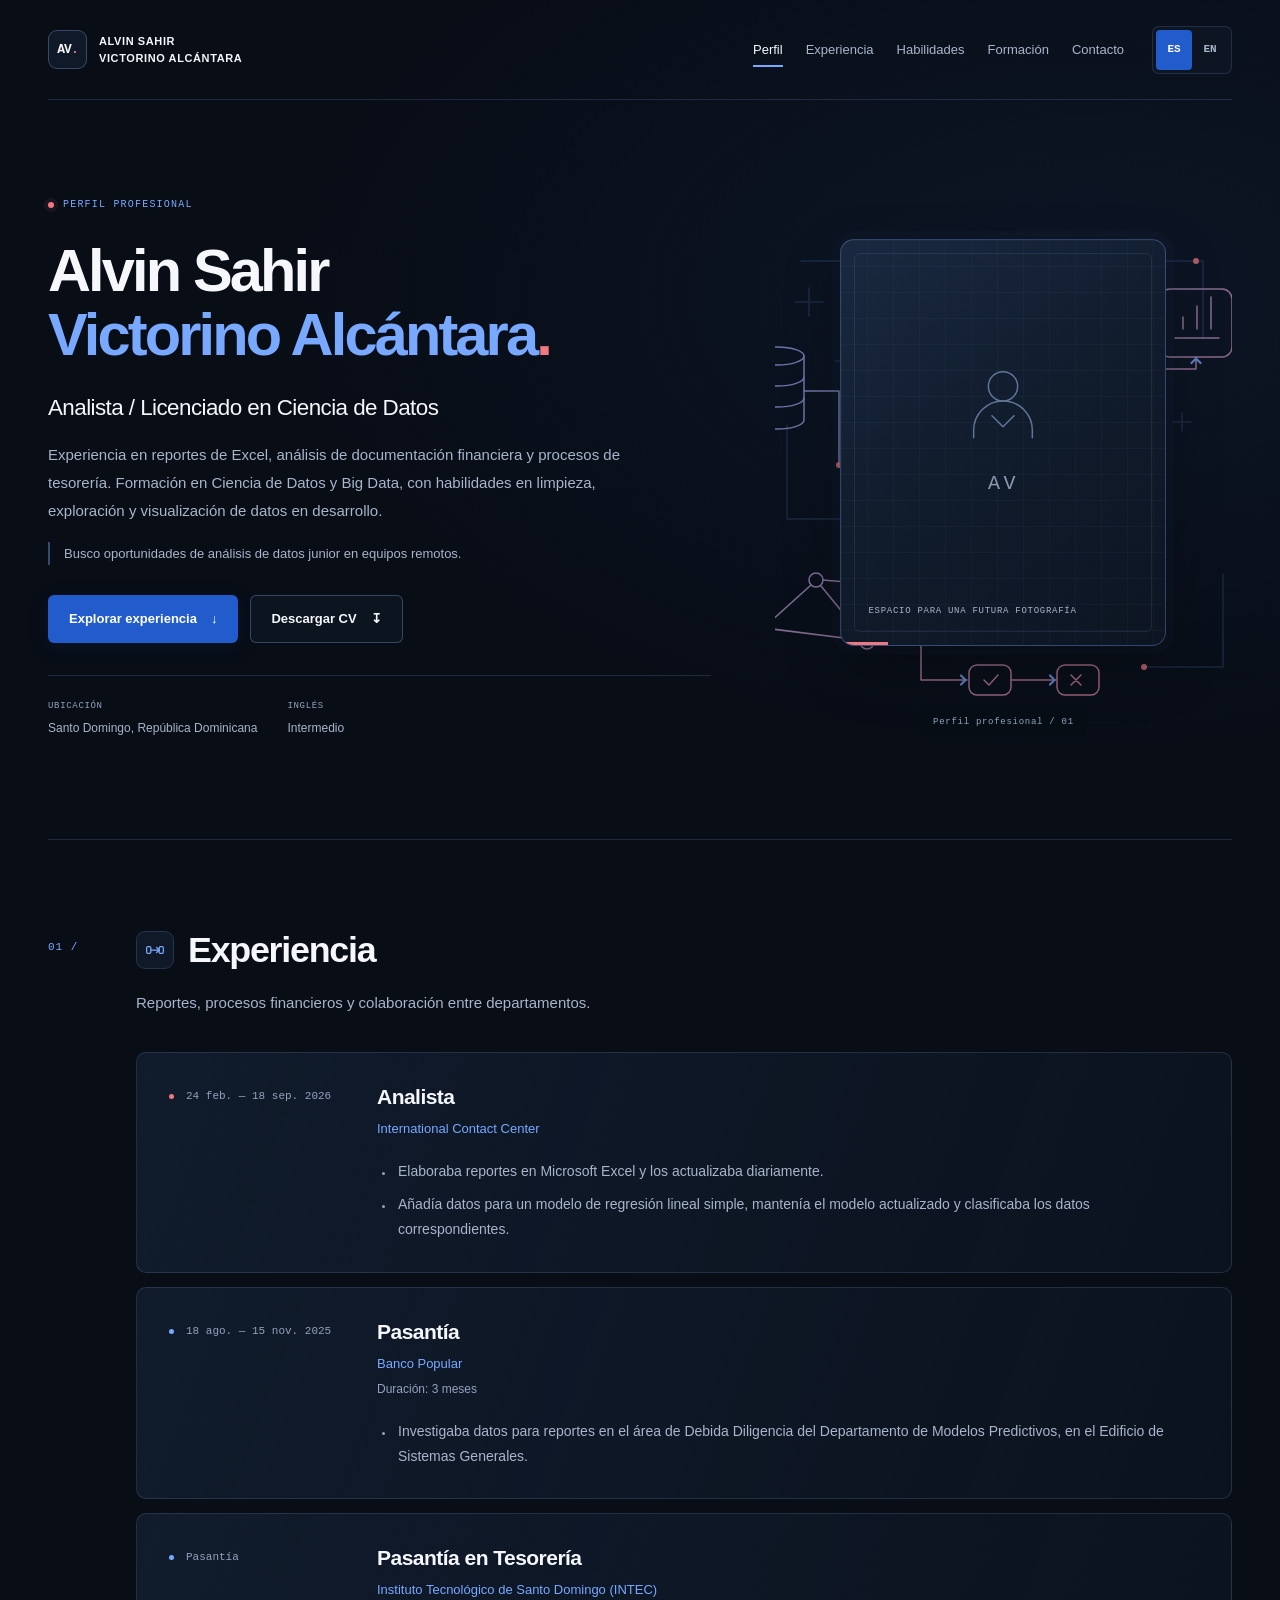
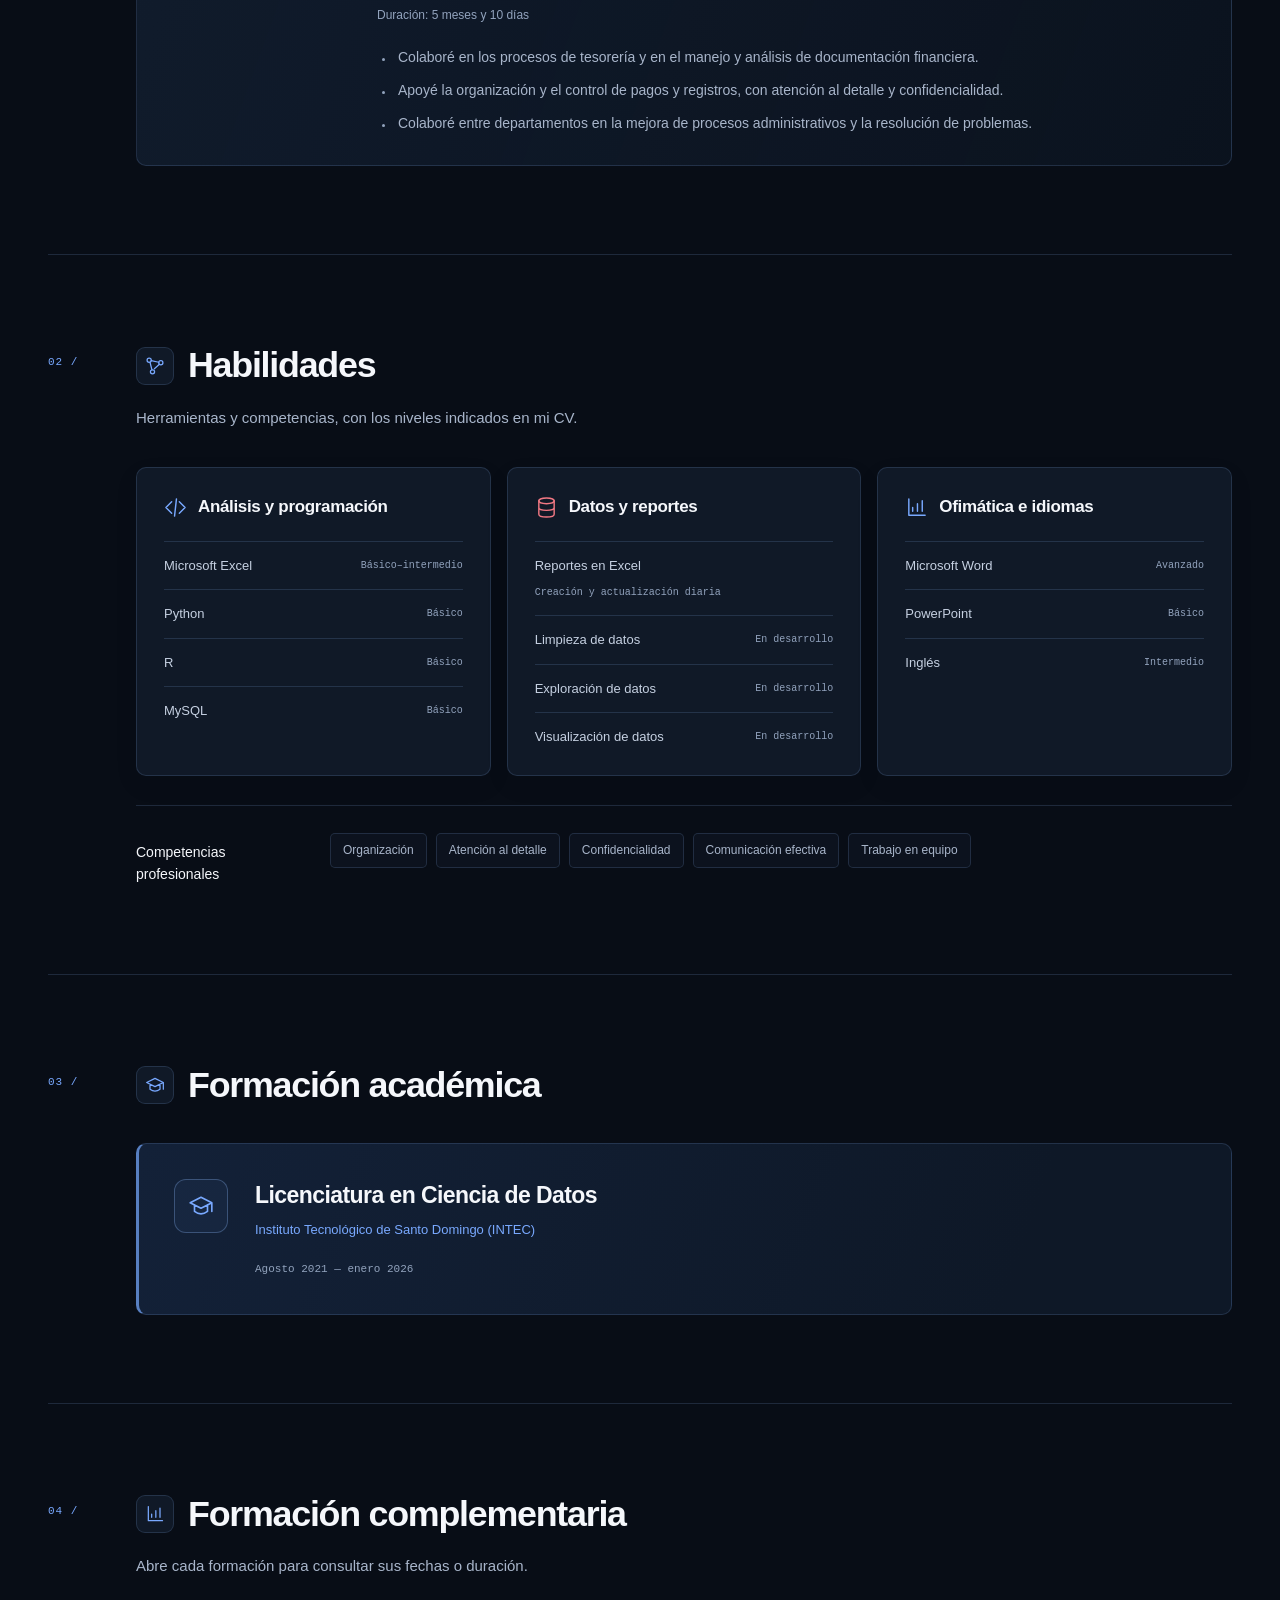
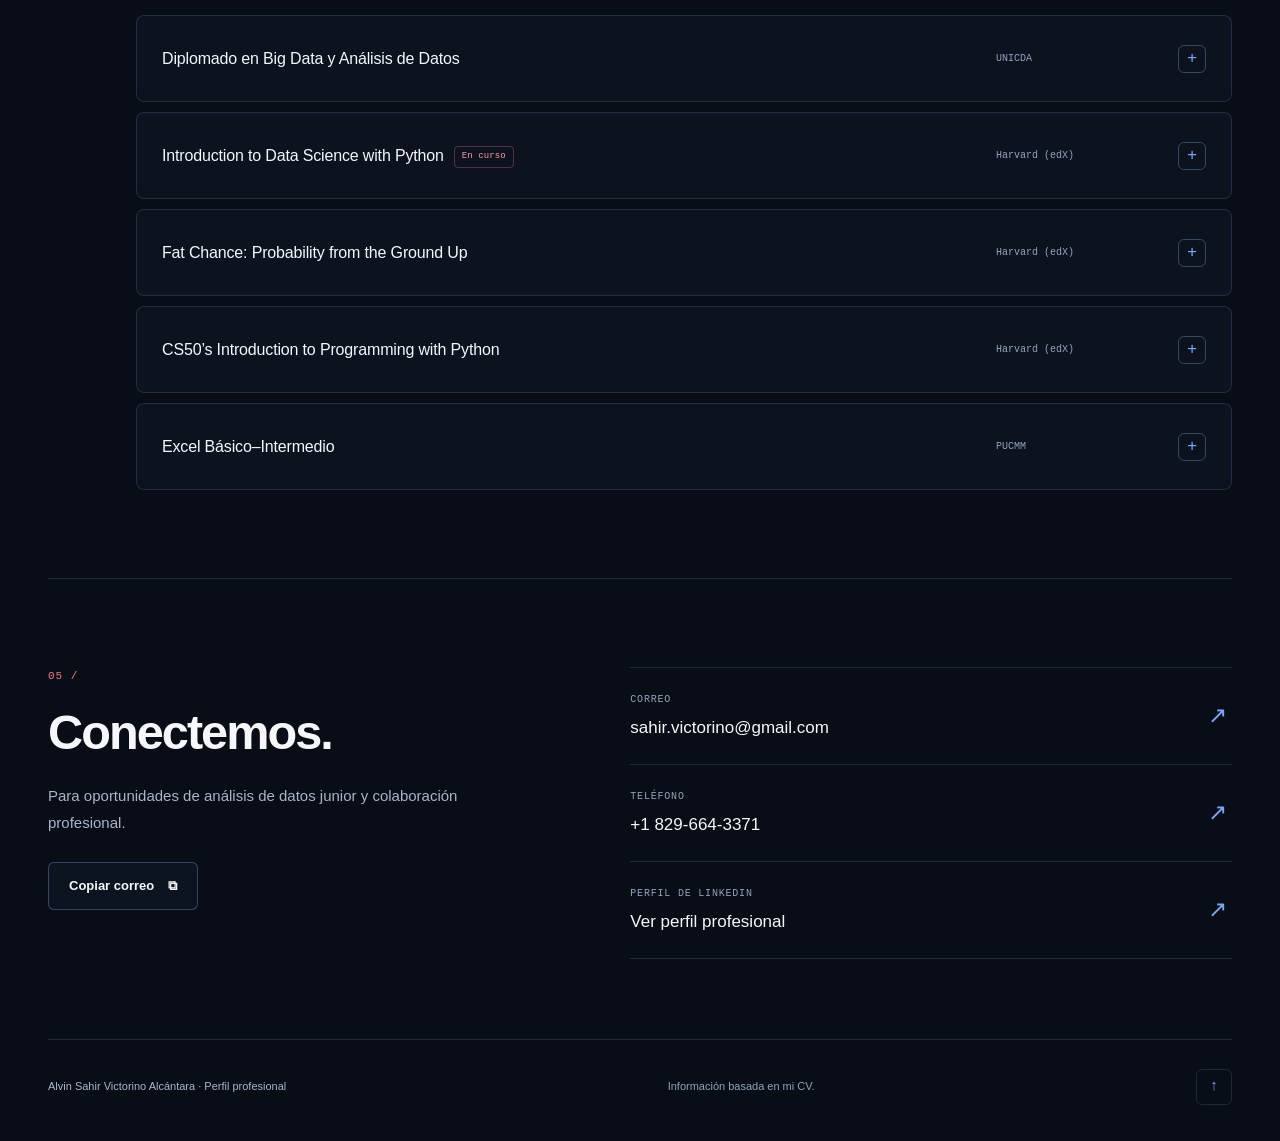
<file: index.html>
<!doctype html>
<html lang="es">
<head>
  <meta charset="utf-8">
  <meta name="viewport" content="width=device-width, initial-scale=1">
  <meta name="robots" content="noindex, nofollow, noarchive">
  <meta name="googlebot" content="noindex, nofollow, noarchive">
  <meta name="referrer" content="no-referrer">
  <meta name="theme-color" content="#080d16">
  <meta name="description" content="Perfil profesional de Alvin Sahir Victorino Alcántara: experiencia, habilidades y formación en Ciencia de Datos.">
  <title>Alvin Sahir Victorino Alcántara · Ciencia de Datos</title>
  <link rel="icon" href="./assets/favicon.svg?v=e727449af56a" type="image/svg+xml">
  <link rel="stylesheet" href="./assets/styles.css?v=44ee3369aca1">
  <script type="module" src="./assets/app.js?v=d43d9382f418"></script>
</head>
<body data-language="es" data-email="sahir.victorino@gmail.com" data-download-label="Descargar CV" data-downloading="Preparando descarga…" data-download-done="Descarga del CV iniciada." data-download-error="No se pudo descargar. Inténtalo de nuevo o contacta por correo." data-copied="Correo copiado." data-copy-error="No se pudo copiar. Puedes abrir el enlace de correo." data-menu-open="Abrir menú" data-menu-close="Cerrar menú">
  <a class="skip-link" href="#main">Saltar al contenido</a>
  <div class="site-shell">
    <header class="site-header">
      <a href="#profile" class="brand" aria-label="Alvin Sahir Victorino Alcántara"><span class="brand-mark" aria-hidden="true">AV<span>.</span></span><span class="brand-name">ALVIN SAHIR<br>VICTORINO ALCÁNTARA</span></a>
      <nav class="desktop-nav" aria-label="Navegación principal"><a class="nav-link" href="#profile">Perfil</a><a class="nav-link" href="#experience">Experiencia</a><a class="nav-link" href="#skills">Habilidades</a><a class="nav-link" href="#education">Formación</a><a class="nav-link" href="#contact">Contacto</a></nav>
      <div class="header-actions">
        <nav class="language-switch" aria-label="Idioma">
          <a data-language-link href="./" lang="es" hreflang="es" aria-label="Español" aria-current="page">ES</a>
          <a data-language-link href="./en/" lang="en" hreflang="en" aria-label="English">EN</a>
        </nav>
        <button class="menu-toggle" type="button" aria-label="Abrir menú" aria-expanded="false" aria-controls="mobile-nav"><span aria-hidden="true">☰</span></button>
      </div>
      <nav id="mobile-nav" class="mobile-nav" aria-label="Navegación móvil" hidden><a class="nav-link" href="#profile">Perfil</a><a class="nav-link" href="#experience">Experiencia</a><a class="nav-link" href="#skills">Habilidades</a><a class="nav-link" href="#education">Formación</a><a class="nav-link" href="#contact">Contacto</a></nav>
    </header>
    <main id="main" tabindex="-1">
      <section id="profile" class="hero section" aria-labelledby="profile-title">
        <div class="hero-copy">
          <p class="eyebrow"><span class="status-dot" aria-hidden="true"></span>Perfil profesional</p>
          <h1 id="profile-title" class="hero-name"><span>Alvin Sahir</span><span>Victorino Alcántara<span class="name-dot" aria-hidden="true">.</span></span></h1>
          <p class="hero-role">Analista / Licenciado en Ciencia de Datos</p>
          <p class="hero-summary">Experiencia en reportes de Excel, análisis de documentación financiera y procesos de tesorería. Formación en Ciencia de Datos y Big Data, con habilidades en limpieza, exploración y visualización de datos en desarrollo.</p>
          <p class="hero-goal">Busco oportunidades de análisis de datos junior en equipos remotos.</p>
          <div class="hero-actions"><a class="button primary" href="#experience">Explorar experiencia<span aria-hidden="true">↓</span></a><button class="button secondary" type="button" data-download>Descargar CV<span aria-hidden="true">↧</span></button></div>
          <div class="hero-meta"><div class="meta-item"><span>Ubicación</span><strong>Santo Domingo, República Dominicana</strong></div><div class="meta-item"><span>Inglés</span><strong>Intermedio</strong></div></div>
        </div>
        <div class="hero-art">
          <img class="hero-diagram" src="./assets/data-flow.svg?v=97999da335ee" alt="" aria-hidden="true" width="560" height="560">
          <div class="photo-stage" role="img" aria-label="Fondo abstracto provisional">
            <div class="portrait-placeholder" aria-hidden="true"><svg class="portrait-outline" viewBox="0 0 24 24" fill="none" stroke="currentColor" stroke-width="1.5" stroke-linecap="round" stroke-linejoin="round" aria-hidden="true" focusable="false"><circle cx="12" cy="8" r="4"/><path d="M4 22v-2a8 8 0 0 1 16 0v2M9 16l3 3 3-3"/></svg><span class="portrait-monogram">AV</span></div>
            <span class="art-caption">Espacio para una futura fotografía</span>
          </div><span class="hero-index" aria-hidden="true">Perfil profesional / 01</span>
        </div>
      </section>
      <section id="experience" class="section" aria-labelledby="experience-title">
        <div class="section-heading"><p class="section-kicker">01 /</p><h2 id="experience-title" class="heading-title"><svg class="section-icon" viewBox="0 0 24 24" fill="none" stroke="currentColor" stroke-width="1.5" stroke-linecap="round" stroke-linejoin="round" aria-hidden="true" focusable="false"><rect x="2" y="8" width="5" height="8" rx="1.5"/><rect x="17" y="8" width="5" height="8" rx="1.5"/><path d="M7 12h10m-3-3 3 3-3 3"/></svg><span>Experiencia</span></h2><p class="section-intro">Reportes, procesos financieros y colaboración entre departamentos.</p></div>
        <div class="experience-list"><article class="experience-item" data-fact-id="icc"><div class="experience-date">24 feb. — 18 sep. 2026</div><div class="experience-body"><h3>Analista</h3><p class="organization">International Contact Center</p><ul class="detail-list"><li>Elaboraba reportes en Microsoft Excel y los actualizaba diariamente.</li><li>Añadía datos para un modelo de regresión lineal simple, mantenía el modelo actualizado y clasificaba los datos correspondientes.</li></ul></div></article><article class="experience-item" data-fact-id="banco-popular"><div class="experience-date">18 ago. — 15 nov. 2025</div><div class="experience-body"><h3>Pasantía</h3><p class="organization">Banco Popular</p><p class="duration">Duración: 3 meses</p><ul class="detail-list"><li>Investigaba datos para reportes en el área de Debida Diligencia del Departamento de Modelos Predictivos, en el Edificio de Sistemas Generales.</li></ul></div></article><article class="experience-item" data-fact-id="intec-treasury"><div class="experience-date">Pasantía</div><div class="experience-body"><h3>Pasantía en Tesorería</h3><p class="organization">Instituto Tecnológico de Santo Domingo (INTEC)</p><p class="duration">Duración: 5 meses y 10 días</p><ul class="detail-list"><li>Colaboré en los procesos de tesorería y en el manejo y análisis de documentación financiera.</li><li>Apoyé la organización y el control de pagos y registros, con atención al detalle y confidencialidad.</li><li>Colaboré entre departamentos en la mejora de procesos administrativos y la resolución de problemas.</li></ul></div></article></div>
      </section>
      <section id="skills" class="section" aria-labelledby="skills-title">
        <div class="section-heading"><p class="section-kicker">02 /</p><h2 id="skills-title" class="heading-title"><svg class="section-icon" viewBox="0 0 24 24" fill="none" stroke="currentColor" stroke-width="1.5" stroke-linecap="round" stroke-linejoin="round" aria-hidden="true" focusable="false"><circle cx="5" cy="5" r="2.5"/><circle cx="19" cy="8" r="2.5"/><circle cx="9" cy="19" r="2.5"/><path d="m7.5 5.5 9 2M6 7.5 8.3 16.5m3-1.2 6-5.3"/></svg><span>Habilidades</span></h2><p class="section-intro">Herramientas y competencias, con los niveles indicados en mi CV.</p></div>
        <div class="skill-grid"><article class="skill-group"><h3><svg class="skill-icon" viewBox="0 0 24 24" fill="none" stroke="currentColor" stroke-width="1.5" stroke-linecap="round" stroke-linejoin="round" aria-hidden="true" focusable="false"><path d="m8 6-6 6 6 6m8-12 6 6-6 6m-3-15-2 18"/></svg><span>Análisis y programación</span></h3><ul class="skill-list"><li><span class="skill-name">Microsoft Excel</span><span class="skill-level">Básico–intermedio</span></li><li><span class="skill-name">Python</span><span class="skill-level">Básico</span></li><li><span class="skill-name">R</span><span class="skill-level">Básico</span></li><li><span class="skill-name">MySQL</span><span class="skill-level">Básico</span></li></ul></article><article class="skill-group"><h3><svg class="skill-icon" viewBox="0 0 24 24" fill="none" stroke="currentColor" stroke-width="1.5" stroke-linecap="round" stroke-linejoin="round" aria-hidden="true" focusable="false"><ellipse cx="12" cy="5" rx="8" ry="3"/><path d="M4 5v14c0 1.7 3.6 3 8 3s8-1.3 8-3V5M4 12c0 1.7 3.6 3 8 3s8-1.3 8-3"/></svg><span>Datos y reportes</span></h3><ul class="skill-list"><li><span class="skill-name">Reportes en Excel</span><span class="skill-level">Creación y actualización diaria</span></li><li><span class="skill-name">Limpieza de datos</span><span class="skill-level">En desarrollo</span></li><li><span class="skill-name">Exploración de datos</span><span class="skill-level">En desarrollo</span></li><li><span class="skill-name">Visualización de datos</span><span class="skill-level">En desarrollo</span></li></ul></article><article class="skill-group"><h3><svg class="skill-icon" viewBox="0 0 24 24" fill="none" stroke="currentColor" stroke-width="1.5" stroke-linecap="round" stroke-linejoin="round" aria-hidden="true" focusable="false"><path d="M4 3v17h17M8 16v-4m5 4V8m5 8V5"/></svg><span>Ofimática e idiomas</span></h3><ul class="skill-list"><li><span class="skill-name">Microsoft Word</span><span class="skill-level">Avanzado</span></li><li><span class="skill-name">PowerPoint</span><span class="skill-level">Básico</span></li><li><span class="skill-name">Inglés</span><span class="skill-level">Intermedio</span></li></ul></article></div>
        <div class="soft-skills"><h3>Competencias profesionales</h3><ul class="skill-tags"><li>Organización</li><li>Atención al detalle</li><li>Confidencialidad</li><li>Comunicación efectiva</li><li>Trabajo en equipo</li></ul></div>
      </section>
      <section id="education" class="section" aria-labelledby="education-title">
        <div class="section-heading"><p class="section-kicker">03 /</p><h2 id="education-title" class="heading-title"><svg class="section-icon" viewBox="0 0 24 24" fill="none" stroke="currentColor" stroke-width="1.5" stroke-linecap="round" stroke-linejoin="round" aria-hidden="true" focusable="false"><path d="m2 9 10-5 10 5-10 5-10-5Zm4 2v6c4 3 8 3 12 0v-6m4-2v8"/></svg><span>Formación académica</span></h2></div>
        <article class="education-card"><div class="education-icon" aria-hidden="true"><svg class="education-symbol" viewBox="0 0 24 24" fill="none" stroke="currentColor" stroke-width="1.5" stroke-linecap="round" stroke-linejoin="round" aria-hidden="true" focusable="false"><path d="m2 9 10-5 10 5-10 5-10-5Zm4 2v6c4 3 8 3 12 0v-6m4-2v8"/></svg></div><div class="education-body"><h3>Licenciatura en Ciencia de Datos</h3><p class="organization">Instituto Tecnológico de Santo Domingo (INTEC)</p><p class="education-date">Agosto 2021 — enero 2026</p></div></article>
      </section>
      <section id="training" class="section" aria-labelledby="training-title">
        <div class="section-heading"><p class="section-kicker">04 /</p><h2 id="training-title" class="heading-title"><svg class="section-icon" viewBox="0 0 24 24" fill="none" stroke="currentColor" stroke-width="1.5" stroke-linecap="round" stroke-linejoin="round" aria-hidden="true" focusable="false"><path d="M4 3v17h17M8 16v-4m5 4V8m5 8V5"/></svg><span>Formación complementaria</span></h2><p class="section-intro">Abre cada formación para consultar sus fechas o duración.</p></div>
        <div class="training-list"><details class="training-item" data-fact-id="big-data"><summary><span class="training-title">Diplomado en Big Data y Análisis de Datos</span><span class="training-provider">UNICDA</span><span class="training-toggle" aria-hidden="true">+</span></summary><div class="training-detail"><p>Duración: 80 horas.</p></div></details><details class="training-item" data-fact-id="python-data"><summary><span class="training-title">Introduction to Data Science with Python<span class="course-status">En curso</span></span><span class="training-provider">Harvard (edX)</span><span class="training-toggle" aria-hidden="true">+</span></summary><div class="training-detail"><p>Junio 2024 — presente. En curso.</p></div></details><details class="training-item" data-fact-id="probability"><summary><span class="training-title">Fat Chance: Probability from the Ground Up</span><span class="training-provider">Harvard (edX)</span><span class="training-toggle" aria-hidden="true">+</span></summary><div class="training-detail"><p>Noviembre 2024 — 5 de febrero de 2025.</p></div></details><details class="training-item" data-fact-id="cs50-python"><summary><span class="training-title">CS50’s Introduction to Programming with Python</span><span class="training-provider">Harvard (edX)</span><span class="training-toggle" aria-hidden="true">+</span></summary><div class="training-detail"><p>Octubre 2024 — 4 de diciembre de 2024.</p></div></details><details class="training-item" data-fact-id="excel"><summary><span class="training-title">Excel Básico–Intermedio</span><span class="training-provider">PUCMM</span><span class="training-toggle" aria-hidden="true">+</span></summary><div class="training-detail"><p>Marzo — abril de 2021. Duración: 20 horas.</p></div></details></div>
      </section>
      <section id="contact" class="section contact-section" aria-labelledby="contact-title">
        <div class="contact-layout"><div class="contact-copy"><p class="section-kicker">05 /</p><h2 id="contact-title">Conectemos.</h2><p class="section-intro">Para oportunidades de análisis de datos junior y colaboración profesional.</p><button class="button secondary copy-email" type="button" data-copy-email>Copiar correo<span aria-hidden="true">⧉</span></button></div><div class="contact-links">
          <a class="contact-link" href="mailto:sahir.victorino@gmail.com"><span class="contact-label">Correo</span><span class="contact-value">sahir.victorino@gmail.com</span><span class="contact-arrow" aria-hidden="true">↗</span></a>
          <a class="contact-link" href="tel:+18296643371"><span class="contact-label">Teléfono</span><span class="contact-value">+1 829-664-3371</span><span class="contact-arrow" aria-hidden="true">↗</span></a>
          <a class="contact-link" href="https://www.linkedin.com/in/alvin-sahir-victorino-alc%C3%A1ntara-02ab11277/" target="_blank" rel="noopener noreferrer nofollow"><span class="contact-label">Perfil de LinkedIn</span><span class="contact-value">Ver perfil profesional</span><span class="contact-arrow" aria-hidden="true">↗</span></a>
        </div></div>
      </section>
    </main>
    <footer class="site-footer"><span>Alvin Sahir Victorino Alcántara · Perfil profesional</span><span class="footer-note">Información basada en mi CV.</span><a href="#profile" aria-label="Volver al inicio">↑</a></footer>
  </div>
  <div class="toast" role="status" aria-live="polite" hidden></div>
</body>
</html>
</file>
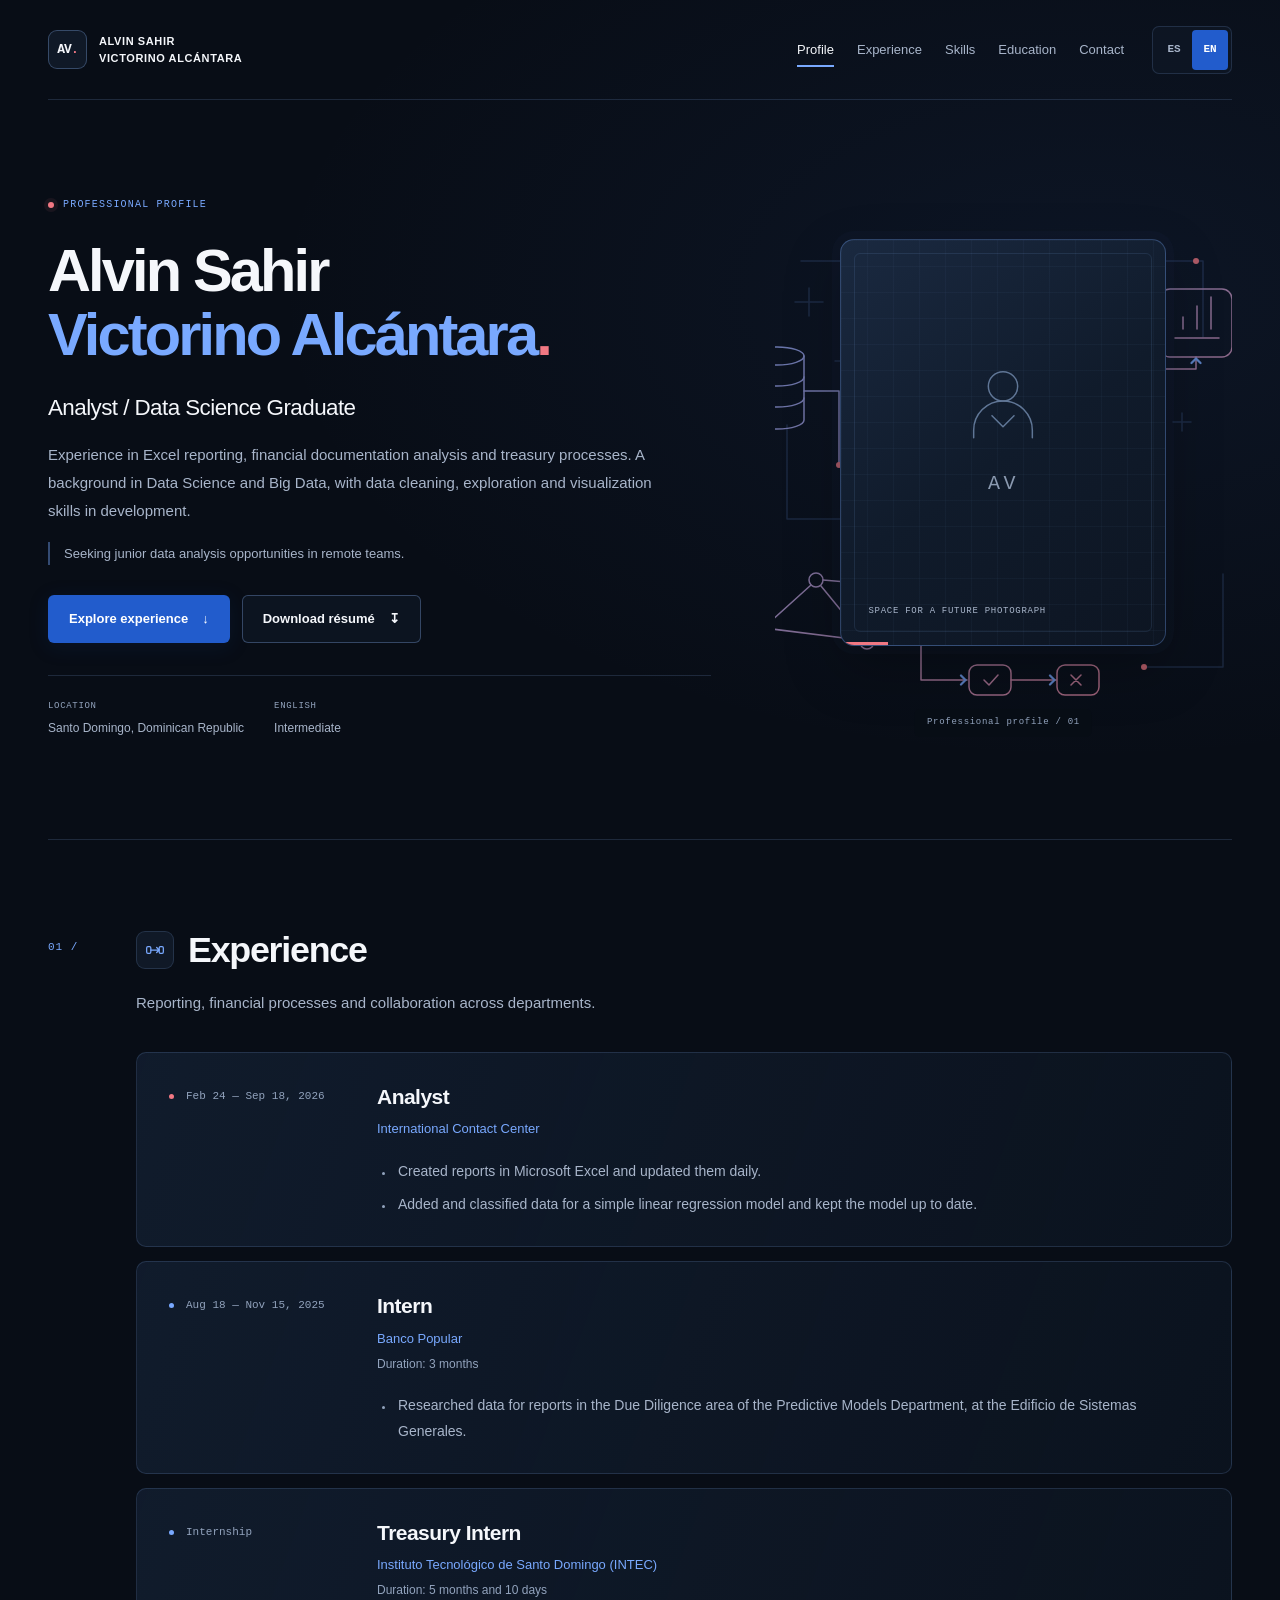
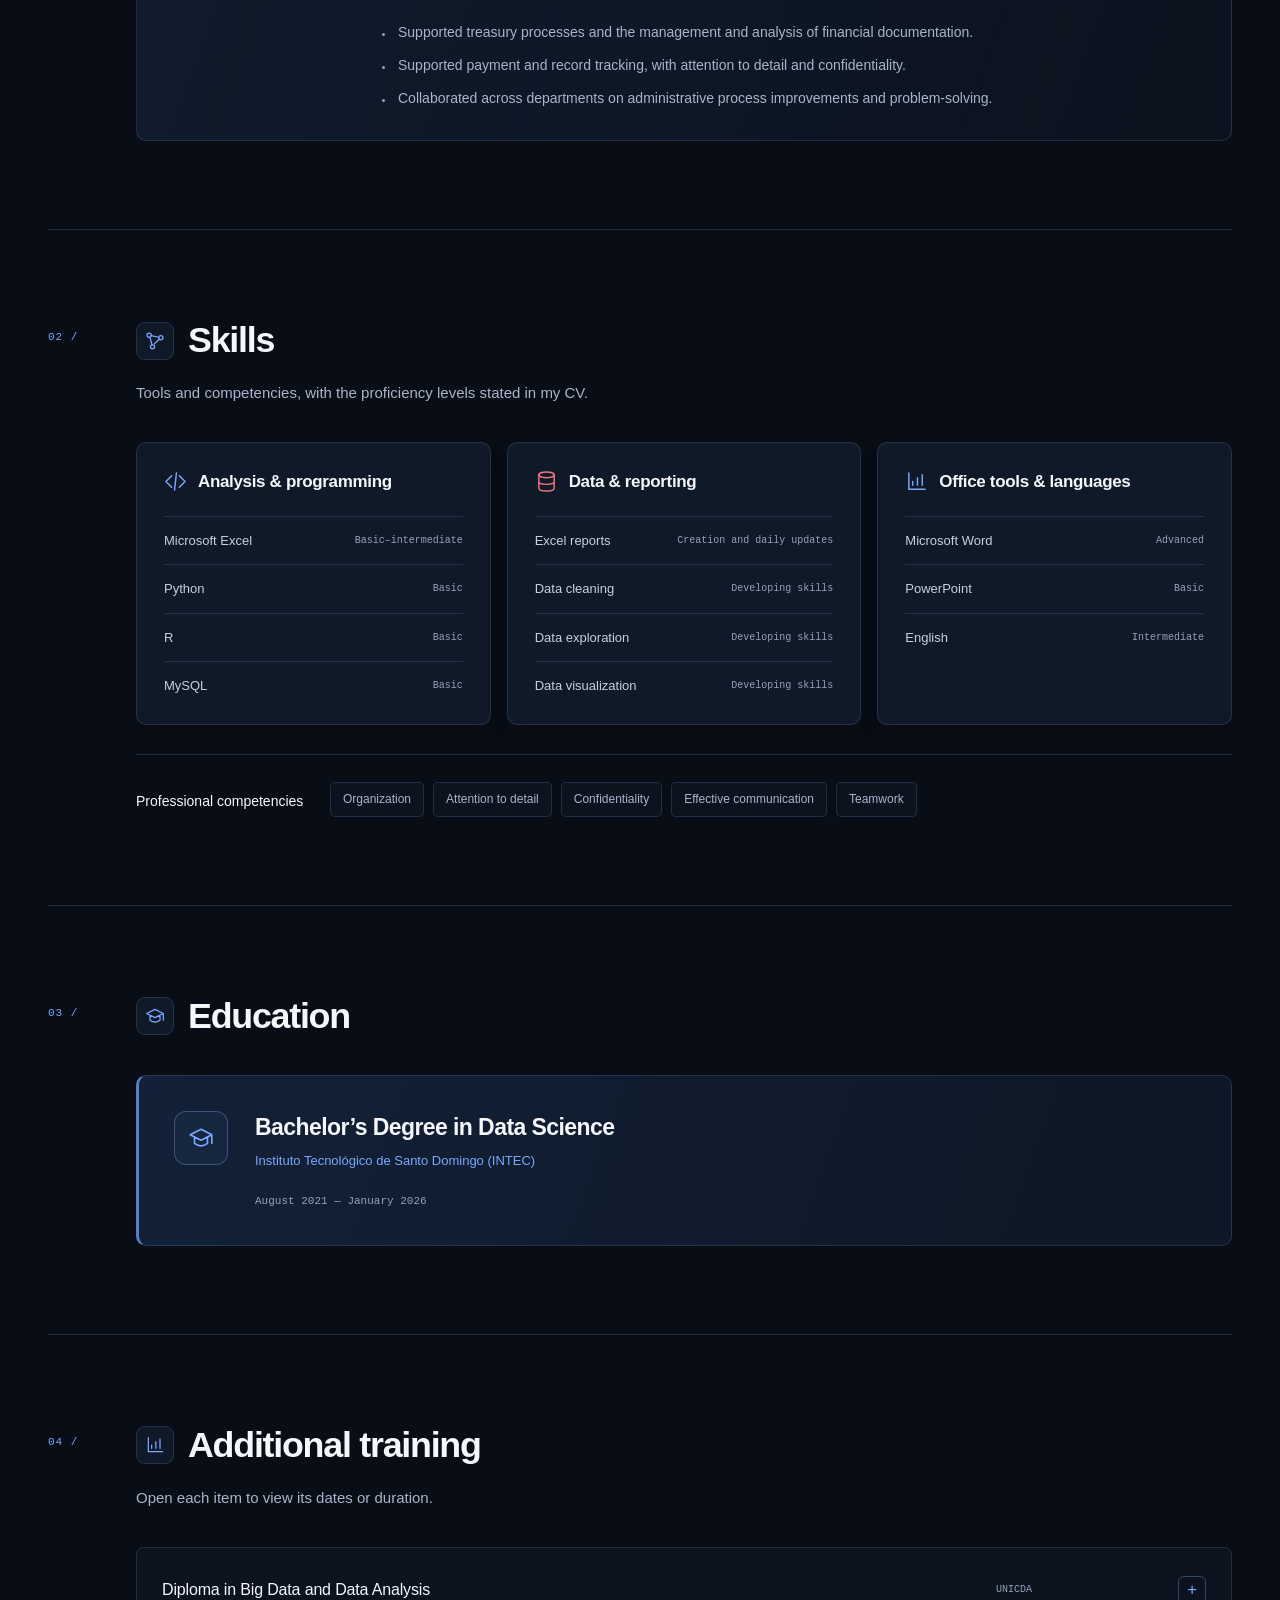
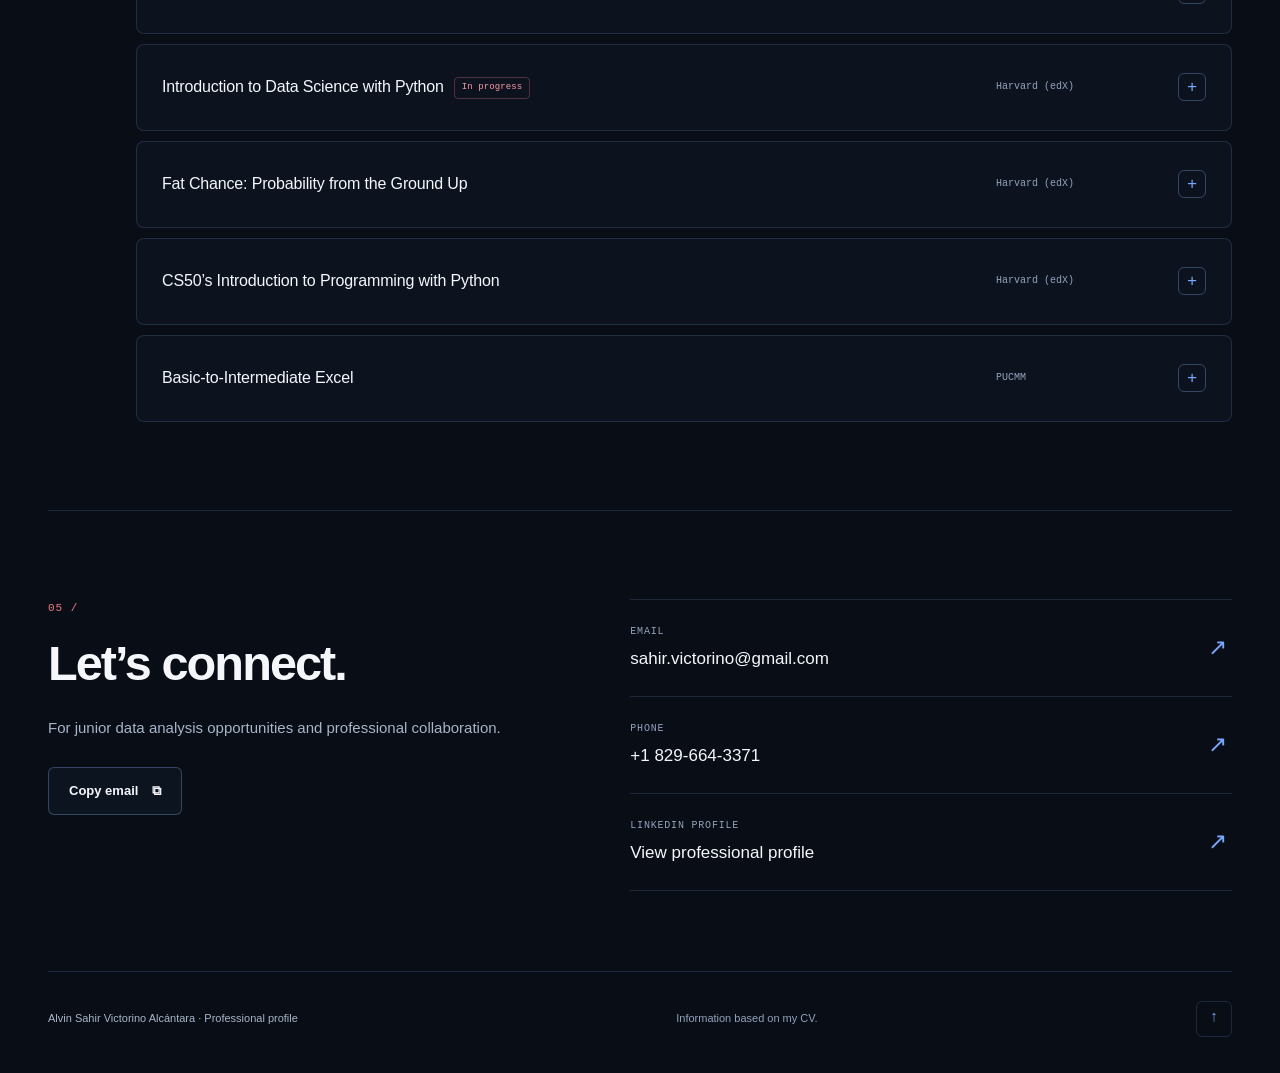
<file: en/index.html>
<!doctype html>
<html lang="en">
<head>
  <meta charset="utf-8">
  <meta name="viewport" content="width=device-width, initial-scale=1">
  <meta name="robots" content="noindex, nofollow, noarchive">
  <meta name="googlebot" content="noindex, nofollow, noarchive">
  <meta name="referrer" content="no-referrer">
  <meta name="theme-color" content="#080d16">
  <meta name="description" content="Professional profile of Alvin Sahir Victorino Alcántara: experience, skills and education in Data Science.">
  <title>Alvin Sahir Victorino Alcántara · Data Science</title>
  <link rel="icon" href="../assets/favicon.svg?v=e727449af56a" type="image/svg+xml">
  <link rel="stylesheet" href="../assets/styles.css?v=44ee3369aca1">
  <script type="module" src="../assets/app.js?v=d43d9382f418"></script>
</head>
<body data-language="en" data-email="sahir.victorino@gmail.com" data-download-label="Download résumé" data-downloading="Preparing download…" data-download-done="Résumé download started." data-download-error="Download failed. Please try again or contact me by email." data-copied="Email copied." data-copy-error="Could not copy. You can open the email link instead." data-menu-open="Open menu" data-menu-close="Close menu">
  <a class="skip-link" href="#main">Skip to content</a>
  <div class="site-shell">
    <header class="site-header">
      <a href="#profile" class="brand" aria-label="Alvin Sahir Victorino Alcántara"><span class="brand-mark" aria-hidden="true">AV<span>.</span></span><span class="brand-name">ALVIN SAHIR<br>VICTORINO ALCÁNTARA</span></a>
      <nav class="desktop-nav" aria-label="Main navigation"><a class="nav-link" href="#profile">Profile</a><a class="nav-link" href="#experience">Experience</a><a class="nav-link" href="#skills">Skills</a><a class="nav-link" href="#education">Education</a><a class="nav-link" href="#contact">Contact</a></nav>
      <div class="header-actions">
        <nav class="language-switch" aria-label="Language">
          <a data-language-link href="../" lang="es" hreflang="es" aria-label="Español">ES</a>
          <a data-language-link href="../en/" lang="en" hreflang="en" aria-label="English" aria-current="page">EN</a>
        </nav>
        <button class="menu-toggle" type="button" aria-label="Open menu" aria-expanded="false" aria-controls="mobile-nav"><span aria-hidden="true">☰</span></button>
      </div>
      <nav id="mobile-nav" class="mobile-nav" aria-label="Mobile navigation" hidden><a class="nav-link" href="#profile">Profile</a><a class="nav-link" href="#experience">Experience</a><a class="nav-link" href="#skills">Skills</a><a class="nav-link" href="#education">Education</a><a class="nav-link" href="#contact">Contact</a></nav>
    </header>
    <main id="main" tabindex="-1">
      <section id="profile" class="hero section" aria-labelledby="profile-title">
        <div class="hero-copy">
          <p class="eyebrow"><span class="status-dot" aria-hidden="true"></span>Professional profile</p>
          <h1 id="profile-title" class="hero-name"><span>Alvin Sahir</span><span>Victorino Alcántara<span class="name-dot" aria-hidden="true">.</span></span></h1>
          <p class="hero-role">Analyst / Data Science Graduate</p>
          <p class="hero-summary">Experience in Excel reporting, financial documentation analysis and treasury processes. A background in Data Science and Big Data, with data cleaning, exploration and visualization skills in development.</p>
          <p class="hero-goal">Seeking junior data analysis opportunities in remote teams.</p>
          <div class="hero-actions"><a class="button primary" href="#experience">Explore experience<span aria-hidden="true">↓</span></a><button class="button secondary" type="button" data-download>Download résumé<span aria-hidden="true">↧</span></button></div>
          <div class="hero-meta"><div class="meta-item"><span>Location</span><strong>Santo Domingo, Dominican Republic</strong></div><div class="meta-item"><span>English</span><strong>Intermediate</strong></div></div>
        </div>
        <div class="hero-art">
          <img class="hero-diagram" src="../assets/data-flow.svg?v=97999da335ee" alt="" aria-hidden="true" width="560" height="560">
          <div class="photo-stage" role="img" aria-label="Temporary abstract background">
            <div class="portrait-placeholder" aria-hidden="true"><svg class="portrait-outline" viewBox="0 0 24 24" fill="none" stroke="currentColor" stroke-width="1.5" stroke-linecap="round" stroke-linejoin="round" aria-hidden="true" focusable="false"><circle cx="12" cy="8" r="4"/><path d="M4 22v-2a8 8 0 0 1 16 0v2M9 16l3 3 3-3"/></svg><span class="portrait-monogram">AV</span></div>
            <span class="art-caption">Space for a future photograph</span>
          </div><span class="hero-index" aria-hidden="true">Professional profile / 01</span>
        </div>
      </section>
      <section id="experience" class="section" aria-labelledby="experience-title">
        <div class="section-heading"><p class="section-kicker">01 /</p><h2 id="experience-title" class="heading-title"><svg class="section-icon" viewBox="0 0 24 24" fill="none" stroke="currentColor" stroke-width="1.5" stroke-linecap="round" stroke-linejoin="round" aria-hidden="true" focusable="false"><rect x="2" y="8" width="5" height="8" rx="1.5"/><rect x="17" y="8" width="5" height="8" rx="1.5"/><path d="M7 12h10m-3-3 3 3-3 3"/></svg><span>Experience</span></h2><p class="section-intro">Reporting, financial processes and collaboration across departments.</p></div>
        <div class="experience-list"><article class="experience-item" data-fact-id="icc"><div class="experience-date">Feb 24 — Sep 18, 2026</div><div class="experience-body"><h3>Analyst</h3><p class="organization">International Contact Center</p><ul class="detail-list"><li>Created reports in Microsoft Excel and updated them daily.</li><li>Added and classified data for a simple linear regression model and kept the model up to date.</li></ul></div></article><article class="experience-item" data-fact-id="banco-popular"><div class="experience-date">Aug 18 — Nov 15, 2025</div><div class="experience-body"><h3>Intern</h3><p class="organization">Banco Popular</p><p class="duration">Duration: 3 months</p><ul class="detail-list"><li>Researched data for reports in the Due Diligence area of the Predictive Models Department, at the Edificio de Sistemas Generales.</li></ul></div></article><article class="experience-item" data-fact-id="intec-treasury"><div class="experience-date">Internship</div><div class="experience-body"><h3>Treasury Intern</h3><p class="organization">Instituto Tecnológico de Santo Domingo (INTEC)</p><p class="duration">Duration: 5 months and 10 days</p><ul class="detail-list"><li>Supported treasury processes and the management and analysis of financial documentation.</li><li>Supported payment and record tracking, with attention to detail and confidentiality.</li><li>Collaborated across departments on administrative process improvements and problem-solving.</li></ul></div></article></div>
      </section>
      <section id="skills" class="section" aria-labelledby="skills-title">
        <div class="section-heading"><p class="section-kicker">02 /</p><h2 id="skills-title" class="heading-title"><svg class="section-icon" viewBox="0 0 24 24" fill="none" stroke="currentColor" stroke-width="1.5" stroke-linecap="round" stroke-linejoin="round" aria-hidden="true" focusable="false"><circle cx="5" cy="5" r="2.5"/><circle cx="19" cy="8" r="2.5"/><circle cx="9" cy="19" r="2.5"/><path d="m7.5 5.5 9 2M6 7.5 8.3 16.5m3-1.2 6-5.3"/></svg><span>Skills</span></h2><p class="section-intro">Tools and competencies, with the proficiency levels stated in my CV.</p></div>
        <div class="skill-grid"><article class="skill-group"><h3><svg class="skill-icon" viewBox="0 0 24 24" fill="none" stroke="currentColor" stroke-width="1.5" stroke-linecap="round" stroke-linejoin="round" aria-hidden="true" focusable="false"><path d="m8 6-6 6 6 6m8-12 6 6-6 6m-3-15-2 18"/></svg><span>Analysis &amp; programming</span></h3><ul class="skill-list"><li><span class="skill-name">Microsoft Excel</span><span class="skill-level">Basic–intermediate</span></li><li><span class="skill-name">Python</span><span class="skill-level">Basic</span></li><li><span class="skill-name">R</span><span class="skill-level">Basic</span></li><li><span class="skill-name">MySQL</span><span class="skill-level">Basic</span></li></ul></article><article class="skill-group"><h3><svg class="skill-icon" viewBox="0 0 24 24" fill="none" stroke="currentColor" stroke-width="1.5" stroke-linecap="round" stroke-linejoin="round" aria-hidden="true" focusable="false"><ellipse cx="12" cy="5" rx="8" ry="3"/><path d="M4 5v14c0 1.7 3.6 3 8 3s8-1.3 8-3V5M4 12c0 1.7 3.6 3 8 3s8-1.3 8-3"/></svg><span>Data &amp; reporting</span></h3><ul class="skill-list"><li><span class="skill-name">Excel reports</span><span class="skill-level">Creation and daily updates</span></li><li><span class="skill-name">Data cleaning</span><span class="skill-level">Developing skills</span></li><li><span class="skill-name">Data exploration</span><span class="skill-level">Developing skills</span></li><li><span class="skill-name">Data visualization</span><span class="skill-level">Developing skills</span></li></ul></article><article class="skill-group"><h3><svg class="skill-icon" viewBox="0 0 24 24" fill="none" stroke="currentColor" stroke-width="1.5" stroke-linecap="round" stroke-linejoin="round" aria-hidden="true" focusable="false"><path d="M4 3v17h17M8 16v-4m5 4V8m5 8V5"/></svg><span>Office tools &amp; languages</span></h3><ul class="skill-list"><li><span class="skill-name">Microsoft Word</span><span class="skill-level">Advanced</span></li><li><span class="skill-name">PowerPoint</span><span class="skill-level">Basic</span></li><li><span class="skill-name">English</span><span class="skill-level">Intermediate</span></li></ul></article></div>
        <div class="soft-skills"><h3>Professional competencies</h3><ul class="skill-tags"><li>Organization</li><li>Attention to detail</li><li>Confidentiality</li><li>Effective communication</li><li>Teamwork</li></ul></div>
      </section>
      <section id="education" class="section" aria-labelledby="education-title">
        <div class="section-heading"><p class="section-kicker">03 /</p><h2 id="education-title" class="heading-title"><svg class="section-icon" viewBox="0 0 24 24" fill="none" stroke="currentColor" stroke-width="1.5" stroke-linecap="round" stroke-linejoin="round" aria-hidden="true" focusable="false"><path d="m2 9 10-5 10 5-10 5-10-5Zm4 2v6c4 3 8 3 12 0v-6m4-2v8"/></svg><span>Education</span></h2></div>
        <article class="education-card"><div class="education-icon" aria-hidden="true"><svg class="education-symbol" viewBox="0 0 24 24" fill="none" stroke="currentColor" stroke-width="1.5" stroke-linecap="round" stroke-linejoin="round" aria-hidden="true" focusable="false"><path d="m2 9 10-5 10 5-10 5-10-5Zm4 2v6c4 3 8 3 12 0v-6m4-2v8"/></svg></div><div class="education-body"><h3>Bachelor’s Degree in Data Science</h3><p class="organization">Instituto Tecnológico de Santo Domingo (INTEC)</p><p class="education-date">August 2021 — January 2026</p></div></article>
      </section>
      <section id="training" class="section" aria-labelledby="training-title">
        <div class="section-heading"><p class="section-kicker">04 /</p><h2 id="training-title" class="heading-title"><svg class="section-icon" viewBox="0 0 24 24" fill="none" stroke="currentColor" stroke-width="1.5" stroke-linecap="round" stroke-linejoin="round" aria-hidden="true" focusable="false"><path d="M4 3v17h17M8 16v-4m5 4V8m5 8V5"/></svg><span>Additional training</span></h2><p class="section-intro">Open each item to view its dates or duration.</p></div>
        <div class="training-list"><details class="training-item" data-fact-id="big-data"><summary><span class="training-title">Diploma in Big Data and Data Analysis</span><span class="training-provider">UNICDA</span><span class="training-toggle" aria-hidden="true">+</span></summary><div class="training-detail"><p>Duration: 80 hours.</p></div></details><details class="training-item" data-fact-id="python-data"><summary><span class="training-title">Introduction to Data Science with Python<span class="course-status">In progress</span></span><span class="training-provider">Harvard (edX)</span><span class="training-toggle" aria-hidden="true">+</span></summary><div class="training-detail"><p>June 2024 — present. In progress.</p></div></details><details class="training-item" data-fact-id="probability"><summary><span class="training-title">Fat Chance: Probability from the Ground Up</span><span class="training-provider">Harvard (edX)</span><span class="training-toggle" aria-hidden="true">+</span></summary><div class="training-detail"><p>November 2024 — February 5, 2025.</p></div></details><details class="training-item" data-fact-id="cs50-python"><summary><span class="training-title">CS50’s Introduction to Programming with Python</span><span class="training-provider">Harvard (edX)</span><span class="training-toggle" aria-hidden="true">+</span></summary><div class="training-detail"><p>October 2024 — December 4, 2024.</p></div></details><details class="training-item" data-fact-id="excel"><summary><span class="training-title">Basic-to-Intermediate Excel</span><span class="training-provider">PUCMM</span><span class="training-toggle" aria-hidden="true">+</span></summary><div class="training-detail"><p>March — April 2021. Duration: 20 hours.</p></div></details></div>
      </section>
      <section id="contact" class="section contact-section" aria-labelledby="contact-title">
        <div class="contact-layout"><div class="contact-copy"><p class="section-kicker">05 /</p><h2 id="contact-title">Let’s connect.</h2><p class="section-intro">For junior data analysis opportunities and professional collaboration.</p><button class="button secondary copy-email" type="button" data-copy-email>Copy email<span aria-hidden="true">⧉</span></button></div><div class="contact-links">
          <a class="contact-link" href="mailto:sahir.victorino@gmail.com"><span class="contact-label">Email</span><span class="contact-value">sahir.victorino@gmail.com</span><span class="contact-arrow" aria-hidden="true">↗</span></a>
          <a class="contact-link" href="tel:+18296643371"><span class="contact-label">Phone</span><span class="contact-value">+1 829-664-3371</span><span class="contact-arrow" aria-hidden="true">↗</span></a>
          <a class="contact-link" href="https://www.linkedin.com/in/alvin-sahir-victorino-alc%C3%A1ntara-02ab11277/" target="_blank" rel="noopener noreferrer nofollow"><span class="contact-label">LinkedIn profile</span><span class="contact-value">View professional profile</span><span class="contact-arrow" aria-hidden="true">↗</span></a>
        </div></div>
      </section>
    </main>
    <footer class="site-footer"><span>Alvin Sahir Victorino Alcántara · Professional profile</span><span class="footer-note">Information based on my CV.</span><a href="#profile" aria-label="Back to top">↑</a></footer>
  </div>
  <div class="toast" role="status" aria-live="polite" hidden></div>
</body>
</html>
</file>
<file: assets/styles.css>
﻿/* Data and process design system. All decoration and fonts remain local. */
:root {
  color-scheme: dark;
  --ink: #080d16;
  --surface: #101927;
  --surface-raised: #162235;
  --text: #f5f7fb;
  --muted: #a8b5ca;
  --quiet: #92a3bd;
  --accent: #79a9ff;
  --accent-solid: #225ccc;
  --accent-hover: #2b69df;
  --coral: #f17883;
  --line: rgba(126, 166, 226, .18);
  --line-strong: rgba(126, 166, 226, .35);
  --sans: 'Segoe UI', Arial, sans-serif;
  --mono: 'Cascadia Code', 'Consolas', monospace;
}
*, *::before, *::after { box-sizing: border-box; }
html { scroll-behavior: smooth; scroll-padding-top: 32px; }
body { margin: 0; background: var(--ink); color: var(--text); font-family: var(--sans); font-size: 16px; line-height: 1.65; -webkit-font-smoothing: antialiased; text-rendering: optimizeLegibility; }
body::before { position: absolute; inset: 0 0 auto; height: 920px; z-index: -1; pointer-events: none; content: ''; background: radial-gradient(ellipse at 85% 32%, rgba(59, 103, 185, .095), transparent 53%); }
::selection { background: #225ccc; color: white; }
a { color: inherit; }
button, input { font: inherit; }
button { color: inherit; appearance: none; }
button, a, summary { -webkit-tap-highlight-color: transparent; }
button, summary { cursor: pointer; }
img { display: block; max-width: 100%; }
a:focus-visible, button:focus-visible, summary:focus-visible { outline: 3px solid var(--accent); outline-offset: 5px; }
[hidden] { display: none !important; }
h1, h2, h3, p { margin: 0; }
h1, h2, h3 { line-height: 1.2; }
ul { margin: 0; padding: 0; }
.site-shell { width: min(1220px, calc(100% - 96px)); margin-inline: auto; position: relative; }
.sr-only { position: absolute; width: 1px; height: 1px; padding: 0; margin: -1px; overflow: hidden; clip: rect(0, 0, 0, 0); white-space: nowrap; border: 0; }
.skip-link { position: fixed; top: 12px; left: 12px; z-index: 100; padding: 12px 20px; border-radius: 5px; background: var(--text); color: var(--ink); font-weight: 700; text-decoration: none; transform: translateY(-160%); }
.skip-link:focus { transform: translateY(0); }

/* Navigation. */
.site-header { display: flex; align-items: center; justify-content: space-between; gap: 28px; min-height: 100px; border-bottom: 1px solid var(--line); }
.brand { display: inline-flex; align-items: center; gap: 12px; text-decoration: none; flex-shrink: 0; }
.brand-mark { display: flex; align-items: center; justify-content: center; width: 39px; height: 39px; border: 1px solid var(--line-strong); border-radius: 9px; background: var(--surface); color: var(--text); font-family: var(--mono); font-size: 13px; font-weight: 650; letter-spacing: -1px; }
.brand-mark > span { color: var(--coral); }
.brand-name { color: var(--text); font-size: 11px; font-weight: 600; line-height: 1.5; letter-spacing: .055em; }
.desktop-nav { display: flex; align-items: center; gap: 23px; margin-left: auto; }
.nav-link { position: relative; padding-block: 12px; color: var(--muted); font-size: 13px; font-weight: 500; text-decoration: none; transition: color .18s ease; }
.nav-link::after { position: absolute; bottom: 5px; left: 0; width: 100%; height: 2px; content: ''; background: var(--accent); transform: scaleX(0); transform-origin: left; transition: transform .18s ease; }
.nav-link:hover, .nav-link[aria-current='location'] { color: var(--text); }
.nav-link:hover::after, .nav-link[aria-current='location']::after { transform: scaleX(1); }
.header-actions { display: flex; align-items: center; gap: 12px; }
.language-switch { display: inline-flex; align-items: center; padding: 3px; border: 1px solid var(--line); border-radius: 7px; background: rgba(16, 25, 39, .65); }
.language-switch a { display: grid; place-items: center; min-width: 36px; height: 40px; border-radius: 4px; color: var(--muted); font-family: var(--mono); font-size: 11px; font-weight: 600; text-decoration: none; transition: color .18s ease, background .18s ease; }
.language-switch a:hover { color: white; background: var(--surface-raised); }
.language-switch a[aria-current='page'], .language-switch a[aria-current='true'] { color: white; background: var(--accent-solid); }
.menu-toggle { display: none; width: 44px; min-height: 44px; border: 1px solid var(--line-strong); border-radius: 7px; background: var(--surface); font-size: 21px; line-height: 1; }
.mobile-nav { width: 100%; flex-basis: 100%; padding: 15px 0 0; }
.mobile-nav .nav-link { display: block; min-height: 46px; padding: 11px 8px; font-size: 15px; }
.mobile-nav .nav-link::after { display: none; }

/* Intro with a single, replaceable portrait stage. */
.section { padding-block: 88px; border-bottom: 1px solid var(--line); }
.hero { position: relative; display: grid; grid-template-columns: minmax(0, 1.45fr) minmax(0, 1fr); align-items: center; gap: 64px; min-height: 740px; padding-top: 82px; padding-bottom: 88px; }
.hero-copy { min-width: 0; }
.eyebrow { display: flex; align-items: center; gap: 9px; margin-bottom: 26px; color: var(--accent); font-family: var(--mono); font-size: 10px; font-weight: 500; line-height: 1.7; letter-spacing: .12em; text-transform: uppercase; }
.status-dot { width: 6px; height: 6px; flex: 0 0 6px; border-radius: 50%; background: var(--coral); box-shadow: 0 0 0 4px rgba(241, 120, 131, .075); }
.hero-name { font-size: clamp(49px, 4.65vw, 68px); font-weight: 600; letter-spacing: -.048em; line-height: 1.065; }
.hero-name > span { display: block; }
.hero-name > span:last-child { color: var(--accent); }
.name-dot { color: var(--coral); }
.hero-role { max-width: 650px; margin-top: 26px; font-size: clamp(20px, 1.75vw, 24px); font-weight: 500; line-height: 1.45; letter-spacing: -.025em; }
.hero-summary { max-width: 620px; margin-top: 17px; color: var(--muted); font-size: 15px; line-height: 1.85; }
.hero-goal { max-width: 620px; margin-top: 17px; padding-left: 14px; border-left: 2px solid rgba(121, 169, 255, .4); color: var(--muted); font-size: 13px; line-height: 1.8; }
.hero-actions { display: flex; align-items: center; flex-wrap: wrap; gap: 12px; margin-top: 30px; }
.button { display: inline-flex; align-items: center; justify-content: center; gap: 14px; min-height: 48px; padding: 12px 20px; border: 1px solid transparent; border-radius: 6px; font-size: 13px; font-weight: 600; line-height: 1.4; text-decoration: none; transition: background .18s ease, border-color .18s ease, transform .18s ease; }
.button.primary { background: var(--accent-solid); color: white; box-shadow: 0 4px 20px rgba(18, 57, 121, .18); }
.button.primary:hover { background: var(--accent-hover); transform: translateY(-1px); }
.button.secondary { border-color: var(--line-strong); color: var(--text); background: rgba(16, 25, 39, .65); }
.button.secondary:hover { background: var(--surface-raised); border-color: var(--accent); transform: translateY(-1px); }
.button:disabled, .button[aria-busy='true'] { cursor: wait; opacity: .72; }
.button svg { width: 16px; height: 16px; flex-shrink: 0; }
.hero-meta { display: flex; flex-wrap: wrap; gap: 16px 30px; margin-top: 32px; padding-top: 23px; border-top: 1px solid var(--line); }
.meta-item { display: grid; gap: 5px; }
.meta-item > span { color: var(--quiet); font-family: var(--mono); font-size: 9px; letter-spacing: .075em; text-transform: uppercase; }
.meta-item > strong { color: var(--muted); font-size: 12px; font-weight: 500; line-height: 1.5; }
.meta-item svg { width: 13px; height: 13px; }
.hero-art { position: relative; isolation: isolate; min-width: 0; min-height: 540px; display: flex; flex-direction: column; align-items: center; justify-content: center; margin: 0; overflow: clip; }
.hero-diagram { position: absolute; top: 50%; left: 50%; width: 560px; max-width: none; height: 560px; transform: translate(-50%, -50%); pointer-events: none; opacity: .7; z-index: -1; }
.photo-stage { position: relative; isolation: isolate; display: grid; place-items: center; width: min(100%, 326px); aspect-ratio: 4 / 5; overflow: hidden; border: 1px solid rgba(121, 169, 255, .3); border-radius: 14px; background: linear-gradient(145deg, #1a2940 0, #101b2b 52%, #0d1522 100%); box-shadow: 0 22px 55px rgba(0, 0, 0, .25), 0 0 0 8px rgba(80, 124, 193, .028); transform: translateY(-24px); }
.photo-stage::before { position: absolute; inset: 13px; z-index: 4; border: 1px solid rgba(126, 166, 226, .13); border-radius: 6px; content: ''; pointer-events: none; }
.photo-stage::after { position: absolute; bottom: 0; left: 0; width: 47px; height: 3px; content: ''; background: var(--coral); z-index: 5; }
.portrait-placeholder { position: absolute; inset: 0; display: flex; flex-direction: column; align-items: center; justify-content: center; gap: 22px; padding: 40px 30px 68px; background-image: linear-gradient(rgba(127, 166, 229, .045) 1px, transparent 1px), linear-gradient(90deg, rgba(127, 166, 229, .045) 1px, transparent 1px); background-size: 26px 26px; }
.portrait-outline { width: 88px; height: 88px; color: #8aa6ce; opacity: .65; }
.portrait-outline * { vector-effect: non-scaling-stroke; }
.portrait-monogram { color: #bfd0e9; font-family: var(--mono); font-size: 20px; font-weight: 400; letter-spacing: .17em; opacity: .7; }
.art-caption { position: absolute; left: 27px; right: 27px; bottom: 26px; z-index: 5; color: var(--muted); font-family: var(--mono); font-size: 9px; line-height: 1.7; letter-spacing: .08em; text-transform: uppercase; }
.profile-image { position: absolute; inset: 0; width: 100%; height: 100%; object-fit: cover; object-position: center; z-index: 3; }
.photo-stage:has(.profile-image)::before { border-color: rgba(255, 255, 255, .28); }
.photo-stage:has(.profile-image) .art-caption { color: white; text-shadow: 0 1px 6px #000; }
.hero-index { position: absolute; left: 50%; bottom: 0; width: max-content; max-width: calc(100% - 20px); margin: 0; padding: 6px 12px; border-radius: 5px; background: rgba(8, 13, 22, .95); color: var(--quiet); font-family: var(--mono); font-size: 9px; line-height: 1.7; letter-spacing: .08em; text-align: center; transform: translateX(-50%); }

/* Evidence and history. */
.section-heading { display: grid; grid-template-columns: 72px minmax(0, 1fr); gap: 16px; align-items: start; margin-bottom: 36px; }
.section-kicker { padding-top: 10px; color: var(--accent); font-family: var(--mono); font-size: 11px; line-height: 1.7; letter-spacing: .09em; }
.heading-title { display: flex; align-items: center; gap: 14px; min-width: 0; }
.section-heading h2 { font-size: clamp(29px, 2.8vw, 38px); font-weight: 550; letter-spacing: -.035em; line-height: 1.25; }
.section-icon { display: block; width: 38px; height: 38px; flex: 0 0 38px; padding: 8px; border: 1px solid var(--line); border-radius: 9px; background: var(--surface); color: var(--accent); }
.section-intro { grid-column: 2; max-width: 780px; color: var(--muted); font-size: 15px; line-height: 1.8; }
.experience-list { margin-left: 88px; display: grid; gap: 14px; }
.experience-item { position: relative; display: grid; grid-template-columns: 180px minmax(0, 1fr); gap: 28px; padding: 29px 32px; border: 1px solid var(--line); border-radius: 10px; background: linear-gradient(110deg, rgba(18, 30, 48, .85), rgba(13, 22, 35, .65)); }
.experience-date { position: relative; padding-top: 5px; padding-left: 17px; color: var(--quiet); font-family: var(--mono); font-size: 11px; line-height: 1.8; }
.experience-date::before { position: absolute; top: 12px; left: 0; width: 5px; height: 5px; border-radius: 50%; background: var(--accent); content: ''; }
.experience-item:first-child .experience-date::before { background: var(--coral); }
.experience-body { min-width: 0; }
.experience-body h3 { font-size: 21px; font-weight: 550; letter-spacing: -.025em; line-height: 1.4; }
.organization { margin-top: 8px; color: var(--accent); font-size: 13px; line-height: 1.6; font-weight: 500; }
.duration { margin-top: 5px; color: var(--quiet); font-size: 12px; }
.detail-list { margin-top: 19px; padding-left: 17px; color: var(--muted); font-size: 14px; line-height: 1.8; }
.detail-list li { padding-left: 4px; margin-bottom: 8px; }
.detail-list li:last-child { margin-bottom: 0; }
.detail-list li::marker { color: var(--quiet); font-size: 9px; }

/* Skills retain source descriptions, without numerical meters. */
.skill-grid { display: grid; grid-template-columns: repeat(3, minmax(0, 1fr)); gap: 16px; margin-left: 88px; }
.skill-group { min-width: 0; padding: 27px; background: var(--surface); border: 1px solid var(--line); border-radius: 10px; box-shadow: 0 9px 24px rgba(0, 0, 0, .07); }
.skill-group h3 { display: flex; align-items: center; gap: 11px; margin-bottom: 22px; font-size: 17px; font-weight: 550; letter-spacing: -.02em; line-height: 1.4; }
.skill-icon { display: block; color: var(--accent); width: 23px; height: 23px; flex: 0 0 23px; }
.skill-group:nth-child(2) .skill-icon { color: var(--coral); }
.skill-list { list-style: none; }
.skill-list li { display: flex; justify-content: space-between; flex-wrap: wrap; gap: 6px 14px; padding-block: 13px; border-top: 1px solid var(--line); font-size: 13px; }
.skill-list li:last-child { padding-bottom: 0; }
.skill-name { color: #c5d0e1; }
.skill-level { color: var(--quiet); font-family: var(--mono); font-size: 10px; line-height: 1.8; padding-top: 2px; }
.skill-group > p { color: var(--muted); font-size: 13px; line-height: 1.8; }
.soft-skills { display: grid; grid-template-columns: 170px minmax(0, 1fr); align-items: start; gap: 24px; margin: 29px 0 0 88px; padding-top: 27px; border-top: 1px solid var(--line); }
.soft-skills h3 { padding-top: 8px; color: var(--text); font-size: 14px; font-weight: 500; line-height: 1.6; }
.skill-tags { display: flex; flex-wrap: wrap; gap: 9px; list-style: none; }
.skill-tags li, .skill-tag { padding: 7px 12px; border: 1px solid var(--line); border-radius: 5px; color: var(--muted); font-size: 12px; line-height: 1.6; background: rgba(16, 25, 39, .5); }
.skill-tag { display: inline-block; margin: 4px 4px 4px 0; }

/* Education and expandable training. */
.education-card { display: flex; gap: 27px; align-items: flex-start; margin-left: 88px; padding: 35px; border: 1px solid var(--line); border-left: 3px solid #577fc1; border-radius: 10px; background: linear-gradient(110deg, #132138, #0e1827 80%); }
.education-icon { display: grid; place-items: center; width: 54px; height: 54px; flex-shrink: 0; border: 1px solid var(--line-strong); border-radius: 12px; background: rgba(77, 117, 181, .08); color: var(--accent); font-size: 23px; }
.education-icon svg { width: 26px; height: 26px; }
.education-body { min-width: 0; }
.education-body h3 { font-size: 23px; font-weight: 550; line-height: 1.4; letter-spacing: -.025em; }
.education-date { margin-top: 20px; color: var(--quiet); font-family: var(--mono); font-size: 11px; }
.graduation { margin-top: 8px; color: var(--muted); font-size: 13px; }
.training-list { margin-left: 88px; display: grid; gap: 10px; }
.training-item { border: 1px solid var(--line); border-radius: 8px; background: rgba(16, 25, 39, .58); }
.training-item summary { display: grid; grid-template-columns: minmax(0, 1fr) 160px 28px; gap: 22px; align-items: center; min-height: 85px; padding: 23px 25px; list-style: none; }
.training-item summary::-webkit-details-marker { display: none; }
.training-title { font-size: 16px; font-weight: 500; line-height: 1.6; letter-spacing: -.01em; }
.course-status { display: inline-block; margin-left: 10px; padding: 3px 7px; border: 1px solid rgba(241, 120, 131, .3); border-radius: 4px; color: #f69aa3; font-family: var(--mono); font-size: 9px; font-weight: 400; line-height: 1.5; letter-spacing: .01em; vertical-align: middle; }
.training-provider { color: var(--quiet); font-family: var(--mono); font-size: 10px; line-height: 1.8; }
.training-toggle { display: grid; place-items: center; width: 28px; height: 28px; border: 1px solid var(--line-strong); border-radius: 6px; color: var(--accent); font-family: var(--mono); font-size: 17px; line-height: 1; transition: transform .2s ease, background .2s ease; }
.training-item[open] { border-color: var(--line-strong); background: var(--surface); }
.training-item[open] .training-toggle { transform: rotate(45deg); }
.training-item summary:hover .training-toggle { background: var(--surface-raised); }
.training-item summary:hover .training-title { color: #c9dcff; }
.training-detail { padding: 0 216px 25px 25px; color: var(--muted); font-size: 14px; line-height: 1.8; }
.training-detail p + p { margin-top: 8px; }

/* Verified contact channels. */
#contact { padding-block: 88px 80px; }
.contact-layout { display: grid; grid-template-columns: .9fr 1.1fr; gap: 90px; }
.contact-copy { max-width: 470px; color: var(--muted); font-size: 16px; line-height: 1.8; }
.contact-copy .section-kicker { padding-top: 0; margin-bottom: 18px; color: var(--coral); }
.contact-copy h2 { color: var(--text); font-size: clamp(36px, 3.8vw, 49px); font-weight: 550; line-height: 1.18; letter-spacing: -.04em; }
.contact-copy h3 { margin-bottom: 16px; color: var(--text); font-size: 29px; line-height: 1.35; font-weight: 500; letter-spacing: -.025em; }
.contact-copy .section-intro { margin-top: 21px; font-size: 15px; }
.contact-copy p + p { margin-top: 14px; }
.copy-email { margin-top: 26px; }
.contact-links { align-self: start; border-top: 1px solid var(--line); }
.contact-link { display: grid; grid-template-columns: minmax(0, 1fr) 24px; gap: 6px 16px; padding: 24px 0; border-bottom: 1px solid var(--line); text-decoration: none; transition: border-color .18s ease; }
.contact-label { color: var(--quiet); font-family: var(--mono); font-size: 10px; letter-spacing: .08em; text-transform: uppercase; }
.contact-value { grid-column: 1; min-width: 0; overflow-wrap: anywhere; color: var(--text); font-size: 17px; line-height: 1.5; }
.contact-arrow { grid-column: 2; grid-row: 1 / 3; align-self: center; color: var(--accent); font-size: 23px; transition: transform .18s ease; }
.contact-link:hover { border-color: var(--accent); }
.contact-link:hover .contact-arrow { transform: translate(2px, -2px); }
.contact-link:hover .contact-value { color: var(--accent); }
button.contact-link { width: 100%; background: none; color: inherit; text-align: left; border-left: 0; border-right: 0; border-top: 0; font: inherit; }
.site-footer { display: flex; justify-content: space-between; align-items: center; gap: 28px; padding-block: 29px 36px; }
.site-footer > span:first-child { color: var(--muted); font-size: 11px; line-height: 1.8; }
.footer-note { color: var(--quiet); font-size: 11px; line-height: 1.8; }
.site-footer a { display: grid; place-items: center; width: 36px; min-height: 36px; border: 1px solid var(--line); border-radius: 6px; color: var(--accent); font-family: var(--mono); font-size: 15px; text-decoration: none; }
.site-footer a:hover { background: var(--surface-raised); }
.toast { position: fixed; bottom: 24px; left: 50%; z-index: 30; width: max-content; max-width: calc(100% - 32px); padding: 14px 22px; border: 1px solid var(--line-strong); border-radius: 8px; background: var(--surface-raised); color: var(--text); box-shadow: 0 8px 40px rgba(0, 0, 0, .35); font-size: 13px; transform: translateX(-50%); }
.reveal { opacity: 1; }
body.js-ready .reveal.is-visible { animation: reveal-in .5s ease both; }
@keyframes reveal-in { from { transform: translateY(12px); } to { transform: translateY(0); } }

@media (min-width: 1600px) { .hero-name { font-size: 72px; } }
@media (max-width: 1120px) {
  .site-shell { width: calc(100% - 64px); }
  .site-header { gap: 20px; }
  .desktop-nav { gap: 18px; }
  .brand-name { display: none; }
  .hero { gap: 44px; min-height: 710px; }
  .hero-name { font-size: clamp(47px, 5.15vw, 61px); }
  .hero-art { min-height: 480px; }
  .photo-stage { width: min(100%, 300px); }
  .hero-diagram { width: 500px; height: 500px; }
  .experience-item { grid-template-columns: 150px minmax(0, 1fr); gap: 24px; padding: 27px; }
  .skill-group { padding: 24px; }
  .skill-grid, .soft-skills, .experience-list, .education-card, .training-list { margin-left: 70px; }
  .section-heading { grid-template-columns: 54px minmax(0, 1fr); }
  .contact-layout { gap: 60px; }
}
@media (max-width: 900px) {
  .site-header { min-height: 88px; flex-wrap: wrap; padding-block: 14px; row-gap: 0; }
  .brand-name { display: inline; }
  .desktop-nav { display: none; }
  .menu-toggle { display: inline-grid; place-items: center; }
  .hero { grid-template-columns: minmax(0, 1.4fr) minmax(0, 1fr); gap: 28px; min-height: auto; padding-block: 65px; }
  .hero-name { font-size: clamp(43px, 5.65vw, 53px); }
  .hero-role { font-size: 20px; }
  .hero-summary { font-size: 14px; }
  .hero-art { min-height: 440px; }
  .photo-stage { width: min(100%, 274px); }
  .hero-diagram { width: 420px; height: 420px; opacity: .55; }
  .section { padding-block: 70px; }
  .section-heading { grid-template-columns: 40px minmax(0, 1fr); gap: 13px; margin-bottom: 30px; }
  .section-kicker { font-size: 10px; }
  .section-heading h2 { font-size: 32px; }
  .section-icon { width: 34px; height: 34px; flex-basis: 34px; padding: 7px; }
  .experience-list, .education-card, .training-list, .skill-grid, .soft-skills { margin-left: 0; }
  .experience-item { grid-template-columns: 145px minmax(0, 1fr); }
  .skill-grid { grid-template-columns: repeat(2, minmax(0, 1fr)); }
  .skill-group:last-child:nth-child(odd) { grid-column: 1 / -1; }
  .soft-skills { grid-template-columns: 140px minmax(0, 1fr); }
  .training-item summary { grid-template-columns: minmax(0, 1fr) 135px 28px; gap: 18px; }
  .training-detail { padding-right: 205px; }
  .contact-layout { gap: 38px; }
  .contact-value { font-size: 15px; }
  #contact { padding-block: 70px; }
}
@media (max-width: 700px) {
  .hero { grid-template-columns: 1fr; gap: 40px; padding-top: 52px; padding-bottom: 57px; }
  .hero-name { font-size: clamp(45px, 7.3vw, 59px); }
  .hero-role { max-width: 550px; font-size: 22px; }
  .hero-summary { font-size: 15px; }
  .hero-art { min-height: 500px; padding-block: 8px 0; }
  .photo-stage { width: min(72%, 292px); }
  .hero-diagram { width: 520px; height: 520px; opacity: .65; }
  .contact-layout { grid-template-columns: 1fr; gap: 34px; }
  .contact-copy { max-width: 530px; }
  .contact-value { font-size: 17px; }
}
@media (max-width: 560px) {
  .site-shell { width: calc(100% - 40px); }
  .site-header { min-height: 80px; gap: 0 10px; padding-block: 12px; }
  .brand { gap: 9px; }
  .brand-name { max-width: 117px; font-size: 9px; line-height: 1.65; letter-spacing: .025em; }
  .brand-mark { width: 34px; height: 36px; border-radius: 7px; font-size: 11px; }
  .header-actions { gap: 7px; }
  .language-switch a { min-width: 32px; height: 44px; font-size: 10px; }
  .menu-toggle { width: 40px; min-height: 44px; font-size: 19px; }
  .hero { gap: 35px; padding-top: 43px; padding-bottom: 51px; }
  .eyebrow { margin-bottom: 22px; font-size: 9px; letter-spacing: .08em; }
  .hero-name { font-size: clamp(43px, 9.2vw, 53px); letter-spacing: -.045em; }
  .hero-role { margin-top: 22px; font-size: 21px; }
  .hero-summary { margin-top: 15px; font-size: 14px; }
  .hero-goal { font-size: 12px; line-height: 1.85; }
  .hero-actions { margin-top: 26px; gap: 10px; }
  .button { min-height: 48px; padding-inline: 16px; font-size: 12px; gap: 11px; }
  .hero-meta { margin-top: 27px; padding-top: 20px; gap: 15px 24px; }
  .meta-item > span { font-size: 8px; }
  .meta-item > strong { font-size: 11px; }
  .hero-art { min-height: 435px; }
  .photo-stage { width: min(76%, 268px); border-radius: 12px; }
  .hero-diagram { width: 410px; height: 410px; opacity: .6; }
  .portrait-placeholder { padding: 35px 25px 62px; }
  .portrait-outline { width: 76px; height: 76px; }
  .portrait-monogram { font-size: 18px; }
  .art-caption { left: 23px; right: 23px; bottom: 22px; font-size: 8px; }
  .hero-index { font-size: 8px; }
  .section { padding-block: 56px; }
  .section-heading { grid-template-columns: 1fr; gap: 11px; margin-bottom: 25px; }
  .section-kicker { padding-top: 0; font-size: 10px; }
  .heading-title { gap: 12px; }
  .section-heading h2 { font-size: 30px; }
  .section-intro { grid-column: 1; font-size: 14px; }
  .section-icon { width: 32px; height: 32px; flex-basis: 32px; border-radius: 7px; }
  .experience-list { gap: 12px; }
  .experience-item { grid-template-columns: 1fr; gap: 13px; padding: 23px 22px; border-radius: 9px; }
  .experience-date { padding-top: 0; font-size: 10px; }
  .experience-date::before { top: 7px; }
  .experience-body h3 { font-size: 19px; }
  .organization { font-size: 12px; }
  .detail-list { margin-top: 16px; font-size: 13px; line-height: 1.85; }
  .skill-grid { grid-template-columns: 1fr; gap: 12px; }
  .skill-group:last-child:nth-child(odd) { grid-column: auto; }
  .skill-group { padding: 24px; }
  .skill-group h3 { margin-bottom: 19px; font-size: 17px; }
  .skill-list li { font-size: 14px; }
  .soft-skills { grid-template-columns: 1fr; gap: 14px; margin-top: 24px; padding-top: 23px; }
  .soft-skills h3 { padding-top: 0; }
  .skill-tags { gap: 8px; }
  .skill-tags li { font-size: 11px; padding: 6px 10px; }
  .education-card { gap: 18px; padding: 25px 21px; }
  .education-icon { width: 40px; height: 40px; border-radius: 8px; }
  .education-icon svg { width: 21px; height: 21px; }
  .education-body h3 { font-size: 19px; }
  .education-date { margin-top: 16px; font-size: 10px; }
  .graduation { font-size: 12px; }
  .training-item summary { grid-template-columns: minmax(0, 1fr) 28px; gap: 7px 18px; min-height: 92px; padding: 20px; }
  .training-title { font-size: 15px; }
  .course-status { display: table; margin: 8px 0 0; font-size: 8px; }
  .training-provider { grid-column: 1; font-size: 9px; }
  .training-toggle { grid-column: 2; grid-row: 1 / 3; }
  .training-detail { padding: 0 20px 22px; font-size: 13px; }
  .contact-copy { font-size: 15px; }
  .contact-copy h2 { font-size: 38px; }
  .contact-copy .section-intro { font-size: 14px; margin-top: 18px; }
  .contact-value { font-size: 15px; }
  .contact-label { font-size: 9px; }
  .contact-link { padding-block: 21px; }
  #contact { padding-block: 56px; }
  .site-footer { flex-wrap: wrap; align-items: flex-start; gap: 12px 18px; padding-block: 24px 30px; }
  .site-footer > span:first-child { flex-basis: calc(100% - 62px); font-size: 10px; padding-top: 4px; }
  .site-footer .footer-note { flex: 1; order: 3; font-size: 10px; }
  .site-footer a { order: 2; width: 44px; min-height: 44px; margin-left: auto; }
}
@media (max-width: 360px) {
  .site-shell { width: calc(100% - 32px); }
  .brand-name { max-width: 99px; font-size: 8px; }
  .brand { gap: 7px; }
  .hero-name { font-size: 41px; }
  .hero-actions { align-items: stretch; }
  .button { flex: 1 1 auto; }
  .hero-art { min-height: 405px; }
  .photo-stage { width: 78%; }
  .hero-diagram { width: 360px; height: 360px; }
  .experience-item { padding: 22px 18px; }
  .education-card { gap: 13px; padding: 21px 17px; }
  .education-icon { width: 34px; height: 34px; }
  .education-body h3 { font-size: 17px; }
}
@media (prefers-reduced-motion: reduce) {
  html { scroll-behavior: auto; }
  *, *::before, *::after { animation-duration: .01ms !important; animation-iteration-count: 1 !important; transition-duration: .01ms !important; }
}
@media print {
  :root { color-scheme: light; --surface: white; --surface-raised: #f3f4f6; --text: #111827; --muted: #374151; --quiet: #4b5563; --accent: #1f2937; --coral: #1f2937; --line: #d1d5db; --line-strong: #d1d5db; }
  @page { margin: 16mm; }
  html { scroll-behavior: auto; }
  body { background: white; font-family: Arial, sans-serif; font-size: 10pt; line-height: 1.5; }
  body::before, .skip-link, .site-header, .mobile-nav, .hero-art, .hero-actions, .toast, .contact-arrow, .training-toggle, .site-footer a { display: none !important; }
  .site-shell { width: 100%; max-width: none; }
  .section, .hero { display: block; padding-block: 20px; min-height: 0; border-color: #d1d5db; }
  .hero { padding-top: 0; }
  .eyebrow { margin-bottom: 10px; color: #4b5563; font-size: 8pt; }
  .status-dot { display: none; }
  .hero-name { font-size: 29pt; line-height: 1.1; letter-spacing: -.025em; }
  .hero-name > span { display: inline; }
  .hero-name > span + span::before { content: ' '; }
  .hero-role { margin-top: 12px; font-size: 14pt; }
  .hero-summary { max-width: none; margin-top: 10px; font-size: 10pt; }
  .hero-goal { max-width: none; font-size: 9pt; margin-top: 10px; border-color: #9ca3af; }
  .hero-meta { margin-top: 14px; padding-top: 10px; }
  .meta-item > strong { font-size: 9pt; }
  .section-heading { display: block; margin-bottom: 15px; }
  .section-kicker, .section-icon { display: none; }
  .heading-title { display: block; }
  .section-heading h2 { font-size: 18pt; }
  .section-intro { margin-top: 10px; font-size: 10pt; max-width: none; }
  .experience-list, .education-card, .training-list, .skill-grid, .soft-skills { margin-left: 0; }
  .experience-list { gap: 10px; }
  .experience-item { grid-template-columns: 110px minmax(0, 1fr); gap: 20px; padding: 14px; background: white; border-color: #d1d5db; break-inside: avoid; }
  .experience-date { font-size: 8pt; }
  .experience-date::before { background: #6b7280 !important; }
  .experience-body h3 { font-size: 12pt; }
  .organization, .detail-list, .graduation { font-size: 10pt; }
  .detail-list { margin-top: 10px; line-height: 1.5; }
  .detail-list li { margin-bottom: 5px; }
  .skill-grid { grid-template-columns: repeat(2, minmax(0, 1fr)); gap: 12px; }
  .skill-group { padding: 15px; background: white; border-color: #d1d5db; box-shadow: none; break-inside: avoid; }
  .skill-group h3 { font-size: 11pt; margin-bottom: 10px; }
  .skill-icon { display: none; }
  .skill-list li { padding-block: 6px; font-size: 9pt; }
  .skill-name { color: #374151; }
  .skill-level { font-size: 8pt; }
  .soft-skills { display: block; margin-top: 15px; padding-top: 15px; break-inside: avoid; }
  .soft-skills h3 { font-size: 11pt; margin-bottom: 10px; }
  .skill-tags { gap: 6px; }
  .skill-tags li { padding: 4px 7px; font-size: 9pt; background: white; }
  .education-card { background: white; padding: 15px; border-left-color: #9ca3af; break-inside: avoid; }
  .education-body h3 { font-size: 12pt; }
  .education-icon { display: none; }
  .training-list { gap: 8px; }
  .training-item { background: white; border-color: #d1d5db; break-inside: avoid; }
  .training-item summary { min-height: auto; padding: 10px 14px; grid-template-columns: minmax(0, 1fr) 140px; }
  .training-title { font-size: 10pt; }
  .training-provider { font-size: 8pt; }
  .course-status { display: inline-block; margin-left: 8px; color: #374151; border-color: #9ca3af; font-size: 7pt; }
  .training-detail { padding: 0 14px 10px; font-size: 9pt; }
  .contact-layout { display: block; }
  .contact-copy { max-width: none; font-size: 10pt; }
  .contact-copy h2 { font-size: 18pt; }
  .contact-copy .section-kicker, .copy-email { display: none; }
  .contact-copy .section-intro { font-size: 10pt; margin-top: 10px; }
  .contact-links { margin-top: 15px; }
  .contact-link { display: block; padding: 10px 0; }
  .contact-label { font-size: 8pt; margin-right: 10px; }
  .contact-value { font-size: 10pt; }
  .contact-link[href^='https']::after { content: ' (' attr(href) ')'; color: #4b5563; font-size: 8pt; overflow-wrap: anywhere; }
  .site-footer { padding-block: 15px 0; }
  .site-footer > span:first-child, .footer-note { font-size: 8pt; }
  .reveal { animation: none !important; transform: none !important; opacity: 1 !important; }
}
</file>
